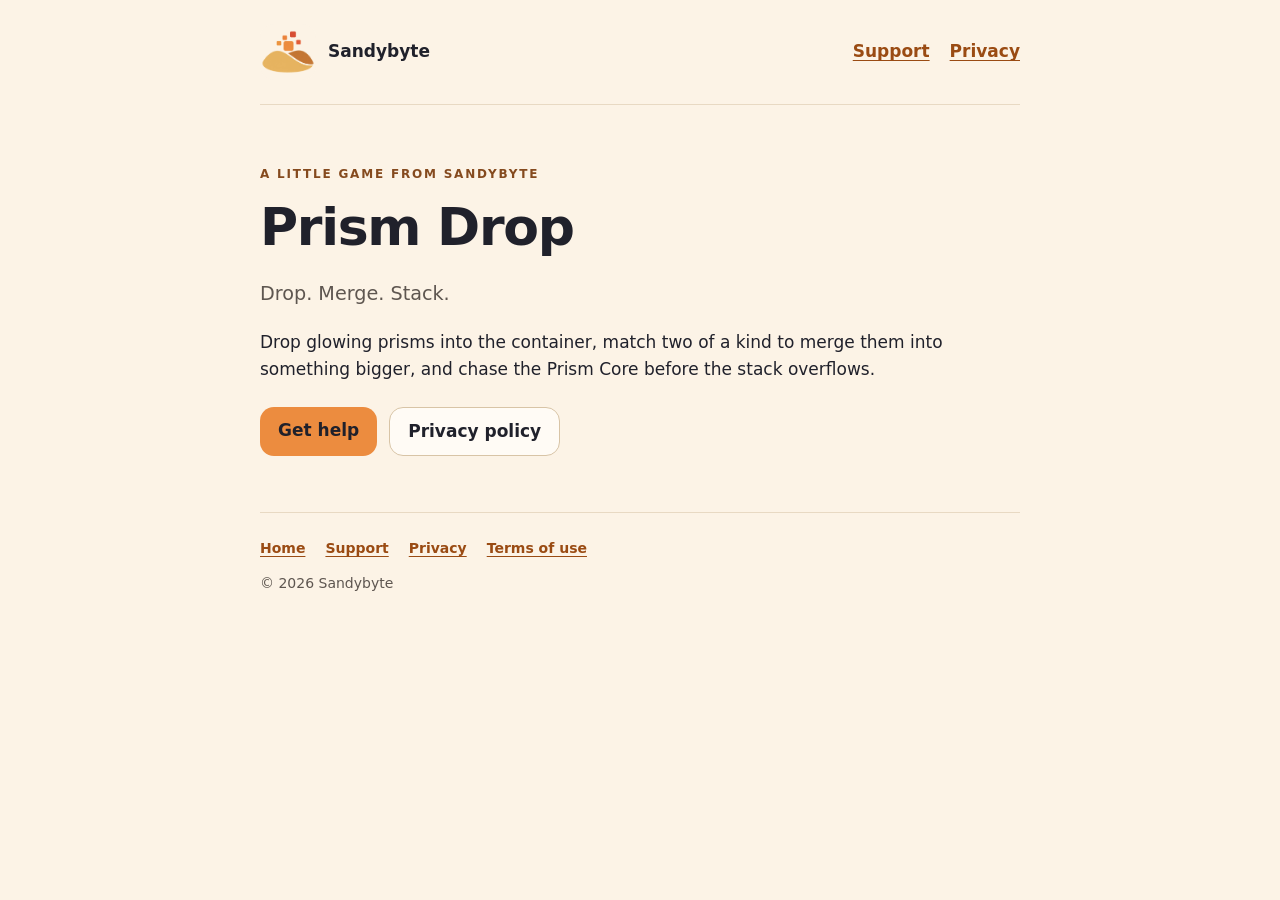
<file: index.html>
<!doctype html>
<html lang="en-GB">
<head>
  <meta charset="utf-8">
  <meta name="viewport" content="width=device-width, initial-scale=1">
  <meta name="description" content="Prism Drop, a drop-and-merge puzzle game from Sandybyte. Find help and privacy information.">
  <title>Prism Drop · Sandybyte</title>
  <link rel="icon" href="mark.png">
  <link rel="stylesheet" href="style.css">
</head>
<body>
  <a class="skip" href="#main">Skip to content</a>
  <div class="wrap">
    <header>
      <a class="brand" href="./"><img src="mark.png" alt=""><span>Sandybyte</span></a>
      <nav aria-label="Main navigation"><a href="support/">Support</a><a href="privacy/">Privacy</a></nav>
    </header>
    <main id="main">
      <p class="eyebrow">A little game from Sandybyte</p>
      <h1>Prism Drop</h1>
      <p class="lead">Drop. Merge. Stack.</p>
      <p>Drop glowing prisms into the container, match two of a kind to merge them into something bigger, and chase the Prism Core before the stack overflows.</p>
      <div class="actions"><a class="button" href="support/">Get help</a><a class="button secondary" href="privacy/">Privacy policy</a></div>
    </main>
    <footer><nav aria-label="Footer navigation"><a href="./">Home</a><a href="support/">Support</a><a href="privacy/">Privacy</a><a href="https://www.apple.com/legal/internet-services/itunes/dev/stdeula/">Terms of use</a></nav>© 2026 Sandybyte</footer>
  </div>
</body>
</html>
</file>
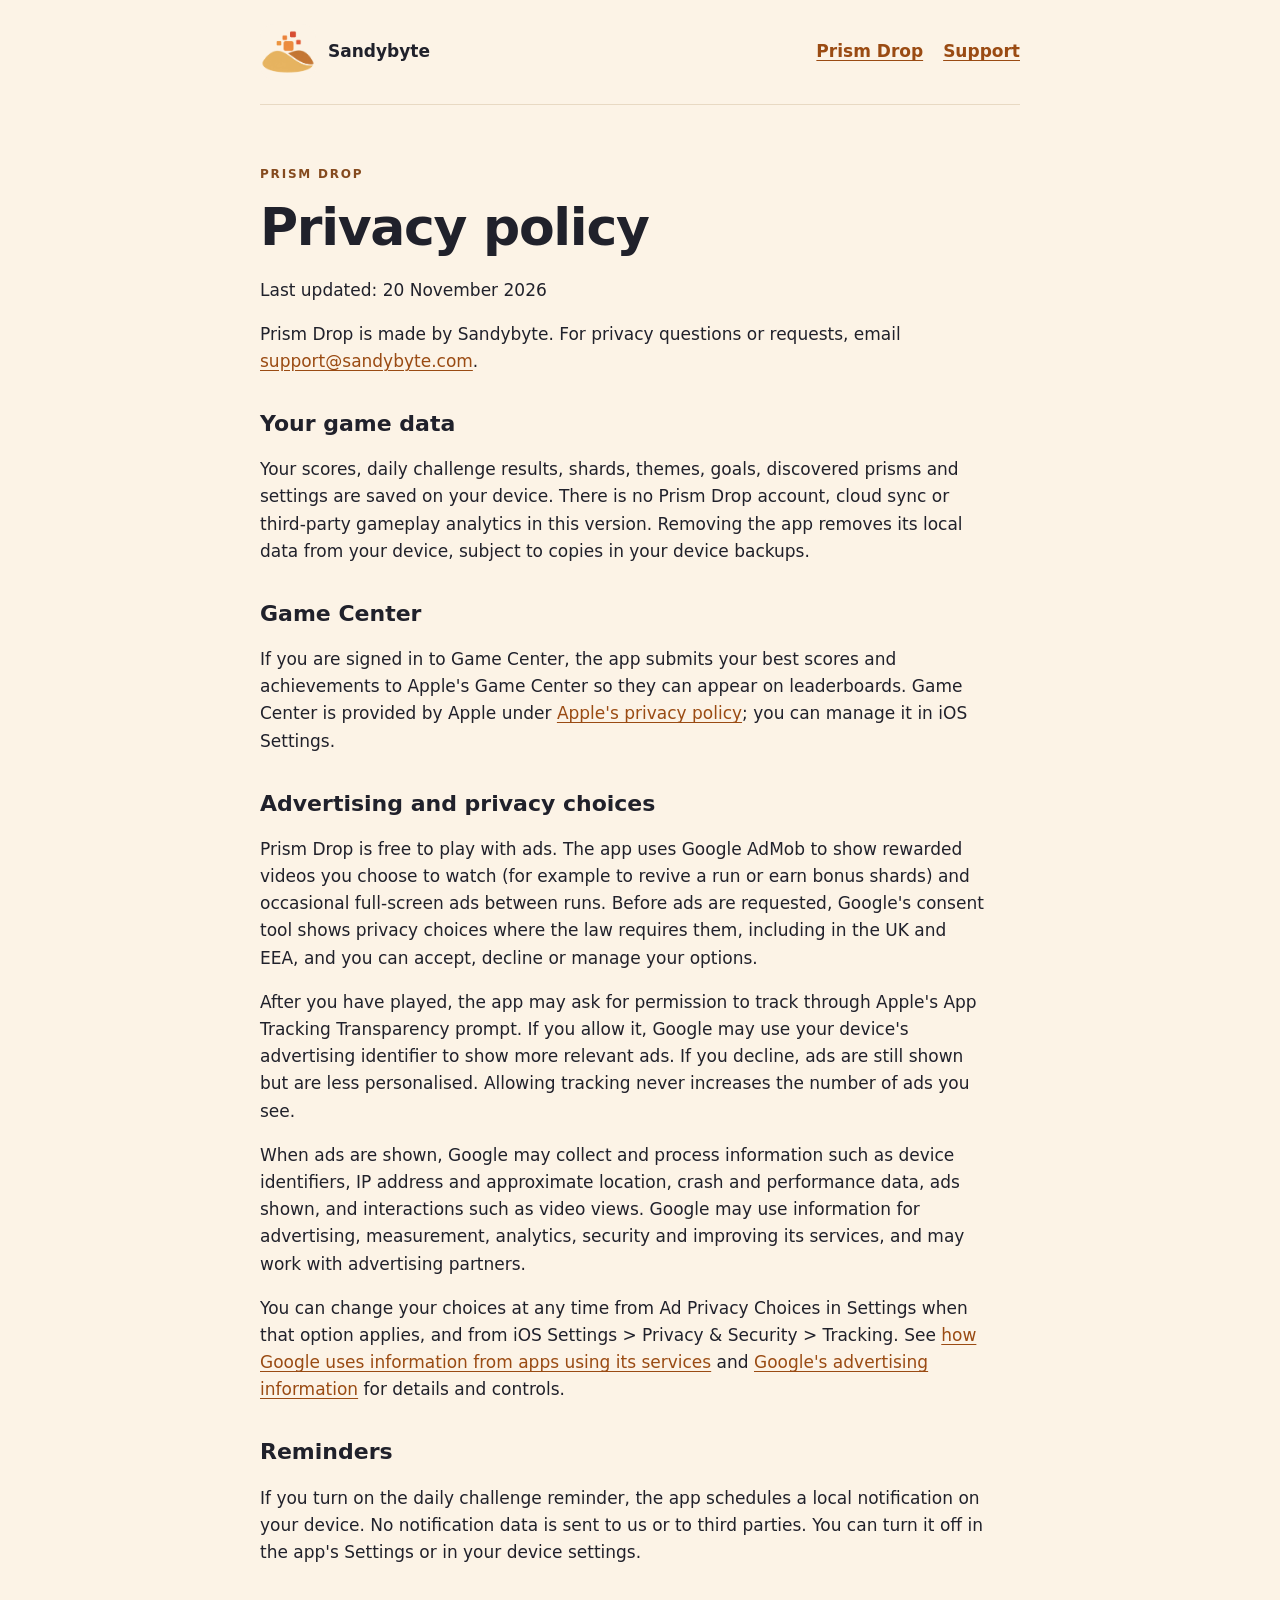
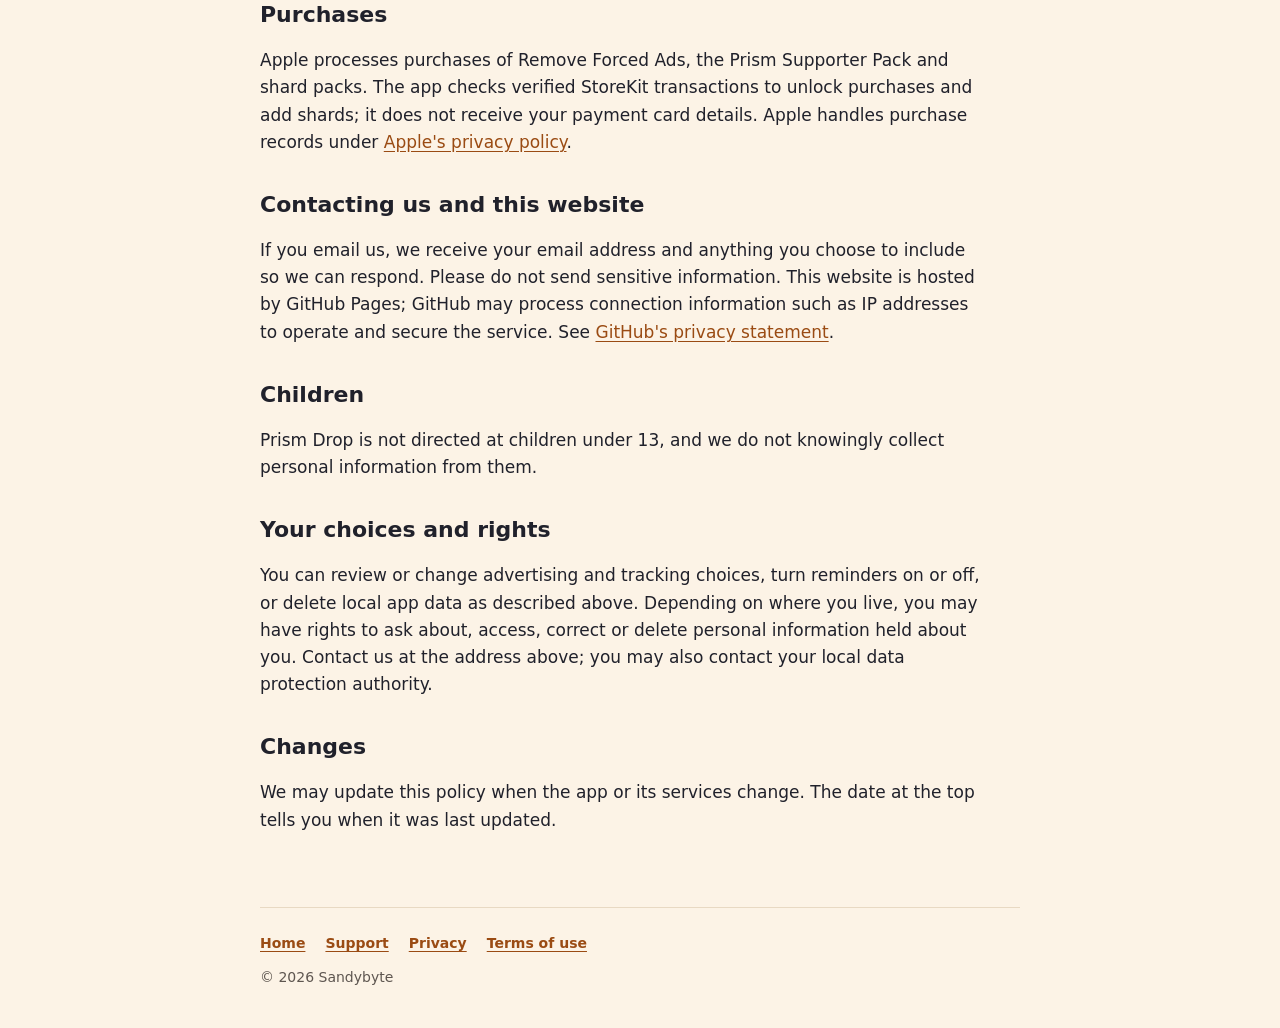
<file: privacy/index.html>
<!doctype html>
<html lang="en-GB">
<head>
  <meta charset="utf-8">
  <meta name="viewport" content="width=device-width, initial-scale=1">
  <meta name="description" content="How Prism Drop handles your game data, optional ads and purchases.">
  <title>Privacy policy · Prism Drop</title>
  <link rel="icon" href="../mark.png">
  <link rel="stylesheet" href="../style.css">
</head>
<body>
  <a class="skip" href="#main">Skip to content</a>
  <div class="wrap">
    <header>
      <a class="brand" href="../"><img src="../mark.png" alt=""><span>Sandybyte</span></a>
      <nav aria-label="Main navigation"><a href="../">Prism Drop</a><a href="../support/">Support</a></nav>
    </header>
    <main id="main">
      <p class="eyebrow">Prism Drop</p>
      <h1>Privacy policy</h1>
      <p>Last updated: 20 November 2026</p>
      <p>Prism Drop is made by Sandybyte. For privacy questions or requests, email <a href="mailto:support@sandybyte.com?subject=Prism%20Drop%20privacy">support@sandybyte.com</a>.</p>
      <h2>Your game data</h2>
      <p>Your scores, daily challenge results, shards, themes, goals, discovered prisms and settings are saved on your device. There is no Prism Drop account, cloud sync or third-party gameplay analytics in this version. Removing the app removes its local data from your device, subject to copies in your device backups.</p>
      <h2>Game Center</h2>
      <p>If you are signed in to Game Center, the app submits your best scores and achievements to Apple's Game Center so they can appear on leaderboards. Game Center is provided by Apple under <a href="https://www.apple.com/legal/privacy/">Apple's privacy policy</a>; you can manage it in iOS Settings.</p>
      <h2>Advertising and privacy choices</h2>
      <p>Prism Drop is free to play with ads. The app uses Google AdMob to show rewarded videos you choose to watch (for example to revive a run or earn bonus shards) and occasional full-screen ads between runs. Before ads are requested, Google's consent tool shows privacy choices where the law requires them, including in the UK and EEA, and you can accept, decline or manage your options.</p>
      <p>After you have played, the app may ask for permission to track through Apple's App Tracking Transparency prompt. If you allow it, Google may use your device's advertising identifier to show more relevant ads. If you decline, ads are still shown but are less personalised. Allowing tracking never increases the number of ads you see.</p>
      <p>When ads are shown, Google may collect and process information such as device identifiers, IP address and approximate location, crash and performance data, ads shown, and interactions such as video views. Google may use information for advertising, measurement, analytics, security and improving its services, and may work with advertising partners.</p>
      <p>You can change your choices at any time from Ad Privacy Choices in Settings when that option applies, and from iOS Settings &gt; Privacy &amp; Security &gt; Tracking. See <a href="https://policies.google.com/technologies/partner-sites">how Google uses information from apps using its services</a> and <a href="https://policies.google.com/technologies/ads">Google's advertising information</a> for details and controls.</p>
      <h2>Reminders</h2>
      <p>If you turn on the daily challenge reminder, the app schedules a local notification on your device. No notification data is sent to us or to third parties. You can turn it off in the app's Settings or in your device settings.</p>
      <h2>Purchases</h2>
      <p>Apple processes purchases of Remove Forced Ads, the Prism Supporter Pack and shard packs. The app checks verified StoreKit transactions to unlock purchases and add shards; it does not receive your payment card details. Apple handles purchase records under <a href="https://www.apple.com/legal/privacy/">Apple's privacy policy</a>.</p>
      <h2>Contacting us and this website</h2>
      <p>If you email us, we receive your email address and anything you choose to include so we can respond. Please do not send sensitive information. This website is hosted by GitHub Pages; GitHub may process connection information such as IP addresses to operate and secure the service. See <a href="https://docs.github.com/en/site-policy/privacy-policies/github-general-privacy-statement">GitHub's privacy statement</a>.</p>
      <h2>Children</h2>
      <p>Prism Drop is not directed at children under 13, and we do not knowingly collect personal information from them.</p>
      <h2>Your choices and rights</h2>
      <p>You can review or change advertising and tracking choices, turn reminders on or off, or delete local app data as described above. Depending on where you live, you may have rights to ask about, access, correct or delete personal information held about you. Contact us at the address above; you may also contact your local data protection authority.</p>
      <h2>Changes</h2>
      <p>We may update this policy when the app or its services change. The date at the top tells you when it was last updated.</p>
    </main>
    <footer><nav aria-label="Footer navigation"><a href="../">Home</a><a href="../support/">Support</a><a href="./">Privacy</a><a href="https://www.apple.com/legal/internet-services/itunes/dev/stdeula/">Terms of use</a></nav>© 2026 Sandybyte</footer>
  </div>
</body>
</html>
</file>
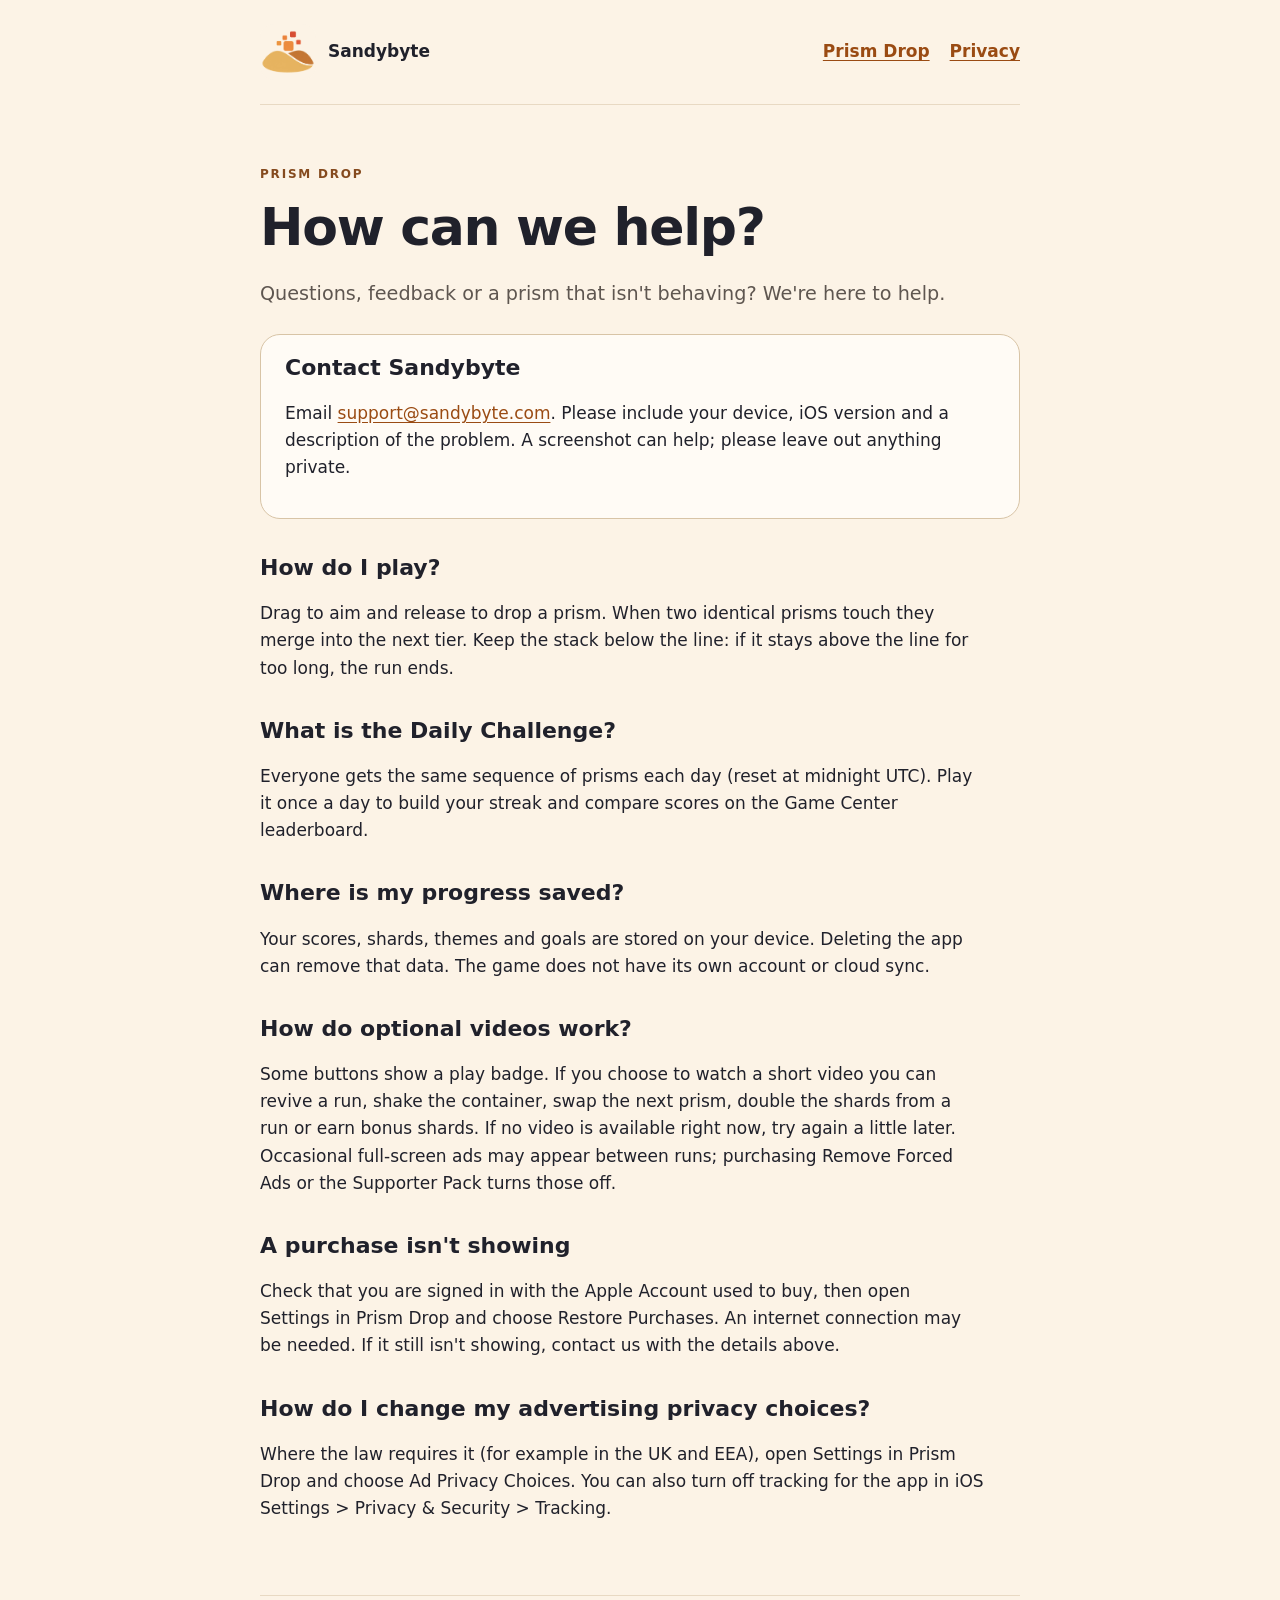
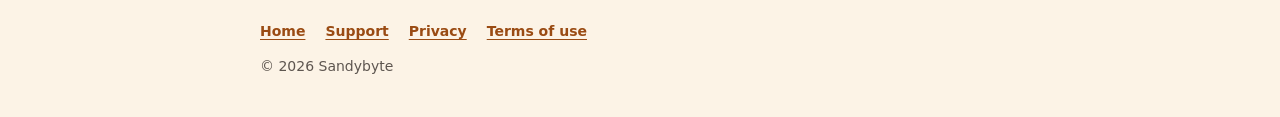
<file: support/index.html>
<!doctype html>
<html lang="en-GB">
<head>
  <meta charset="utf-8">
  <meta name="viewport" content="width=device-width, initial-scale=1">
  <meta name="description" content="Prism Drop help with gameplay, optional videos, purchases and privacy choices.">
  <title>Support · Prism Drop</title>
  <link rel="icon" href="../mark.png">
  <link rel="stylesheet" href="../style.css">
</head>
<body>
  <a class="skip" href="#main">Skip to content</a>
  <div class="wrap">
    <header>
      <a class="brand" href="../"><img src="../mark.png" alt=""><span>Sandybyte</span></a>
      <nav aria-label="Main navigation"><a href="../">Prism Drop</a><a href="../privacy/">Privacy</a></nav>
    </header>
    <main id="main">
      <p class="eyebrow">Prism Drop</p>
      <h1>How can we help?</h1>
      <p class="lead">Questions, feedback or a prism that isn't behaving? We're here to help.</p>
      <div class="card"><h2>Contact Sandybyte</h2><p>Email <a href="mailto:support@sandybyte.com?subject=Prism%20Drop%20support">support@sandybyte.com</a>. Please include your device, iOS version and a description of the problem. A screenshot can help; please leave out anything private.</p></div>
      <h2>How do I play?</h2>
      <p>Drag to aim and release to drop a prism. When two identical prisms touch they merge into the next tier. Keep the stack below the line: if it stays above the line for too long, the run ends.</p>
      <h2>What is the Daily Challenge?</h2>
      <p>Everyone gets the same sequence of prisms each day (reset at midnight UTC). Play it once a day to build your streak and compare scores on the Game Center leaderboard.</p>
      <h2>Where is my progress saved?</h2>
      <p>Your scores, shards, themes and goals are stored on your device. Deleting the app can remove that data. The game does not have its own account or cloud sync.</p>
      <h2>How do optional videos work?</h2>
      <p>Some buttons show a play badge. If you choose to watch a short video you can revive a run, shake the container, swap the next prism, double the shards from a run or earn bonus shards. If no video is available right now, try again a little later. Occasional full-screen ads may appear between runs; purchasing Remove Forced Ads or the Supporter Pack turns those off.</p>
      <h2>A purchase isn't showing</h2>
      <p>Check that you are signed in with the Apple Account used to buy, then open Settings in Prism Drop and choose Restore Purchases. An internet connection may be needed. If it still isn't showing, contact us with the details above.</p>
      <h2>How do I change my advertising privacy choices?</h2>
      <p>Where the law requires it (for example in the UK and EEA), open Settings in Prism Drop and choose Ad Privacy Choices. You can also turn off tracking for the app in iOS Settings &gt; Privacy &amp; Security &gt; Tracking.</p>
    </main>
    <footer><nav aria-label="Footer navigation"><a href="../">Home</a><a href="./">Support</a><a href="../privacy/">Privacy</a><a href="https://www.apple.com/legal/internet-services/itunes/dev/stdeula/">Terms of use</a></nav>© 2026 Sandybyte</footer>
  </div>
</body>
</html>
</file>
<file: style.css>
@import url("sandybyte.css");

* { box-sizing: border-box; }
html { color-scheme: light dark; }
body { margin: 0; background: var(--sb-background); color: var(--sb-text-primary); font: 17px/1.6 var(--sb-font); }
a { color: var(--sb-brand-text); text-underline-offset: .2em; }
a:focus-visible { outline: 3px solid var(--sb-focus); outline-offset: 4px; border-radius: 3px; }
.wrap { width: min(100% - 32px, 760px); margin-inline: auto; }
.skip { position: absolute; top: -5rem; left: 1rem; background: var(--sb-surface); padding: 8px; z-index: 2; }
.skip:focus { top: 1rem; }
header { display: flex; flex-wrap: wrap; align-items: center; justify-content: space-between; gap: 12px 24px; padding-block: 24px; border-bottom: 1px solid var(--sb-separator); }
.brand { display: flex; align-items: center; gap: 12px; color: var(--sb-text-primary); font-weight: 700; text-decoration: none; }
.brand img { display: block; width: 56px; height: 56px; object-fit: contain; background: #FCF3E6; border-radius: 14px; }
nav { display: flex; gap: 20px; flex-wrap: wrap; }
nav a { font-weight: 600; }
main { padding-block: 48px 56px; }
.eyebrow { color: var(--sb-eyebrow); font-size: .75rem; font-weight: 700; letter-spacing: .15em; text-transform: uppercase; }
h1, h2, h3 { line-height: 1.22; }
h1 { font-size: clamp(2.1rem, 8vw, 3.25rem); letter-spacing: -.025em; margin: 8px 0 16px; }
h2 { font-size: 1.375rem; margin-top: 36px; }
p, li { max-width: 67ch; }
.lead { font-size: 1.2rem; color: var(--sb-text-secondary); }
.card { background: var(--sb-surface); border: 1px solid var(--sb-border); border-radius: 20px; padding: 20px 24px; margin-block: 24px; }
.card h2 { margin-top: 0; }
.actions { display: flex; flex-wrap: wrap; gap: 12px; margin-top: 24px; }
.button { display: inline-block; background: var(--sb-brand); color: var(--sb-on-brand); border-radius: 14px; font-weight: 700; text-decoration: none; padding: 10px 18px; }
.button.secondary { background: var(--sb-surface); border: 1px solid var(--sb-border); color: var(--sb-text-primary); }
footer { border-top: 1px solid var(--sb-separator); padding-block: 24px 40px; color: var(--sb-text-secondary); font-size: .875rem; }
footer nav { margin-bottom: 12px; }
@media (max-width: 480px) { main { padding-top: 32px; } header { align-items: flex-start; } nav { gap: 12px 16px; } .card { padding: 16px; } }
</file>
